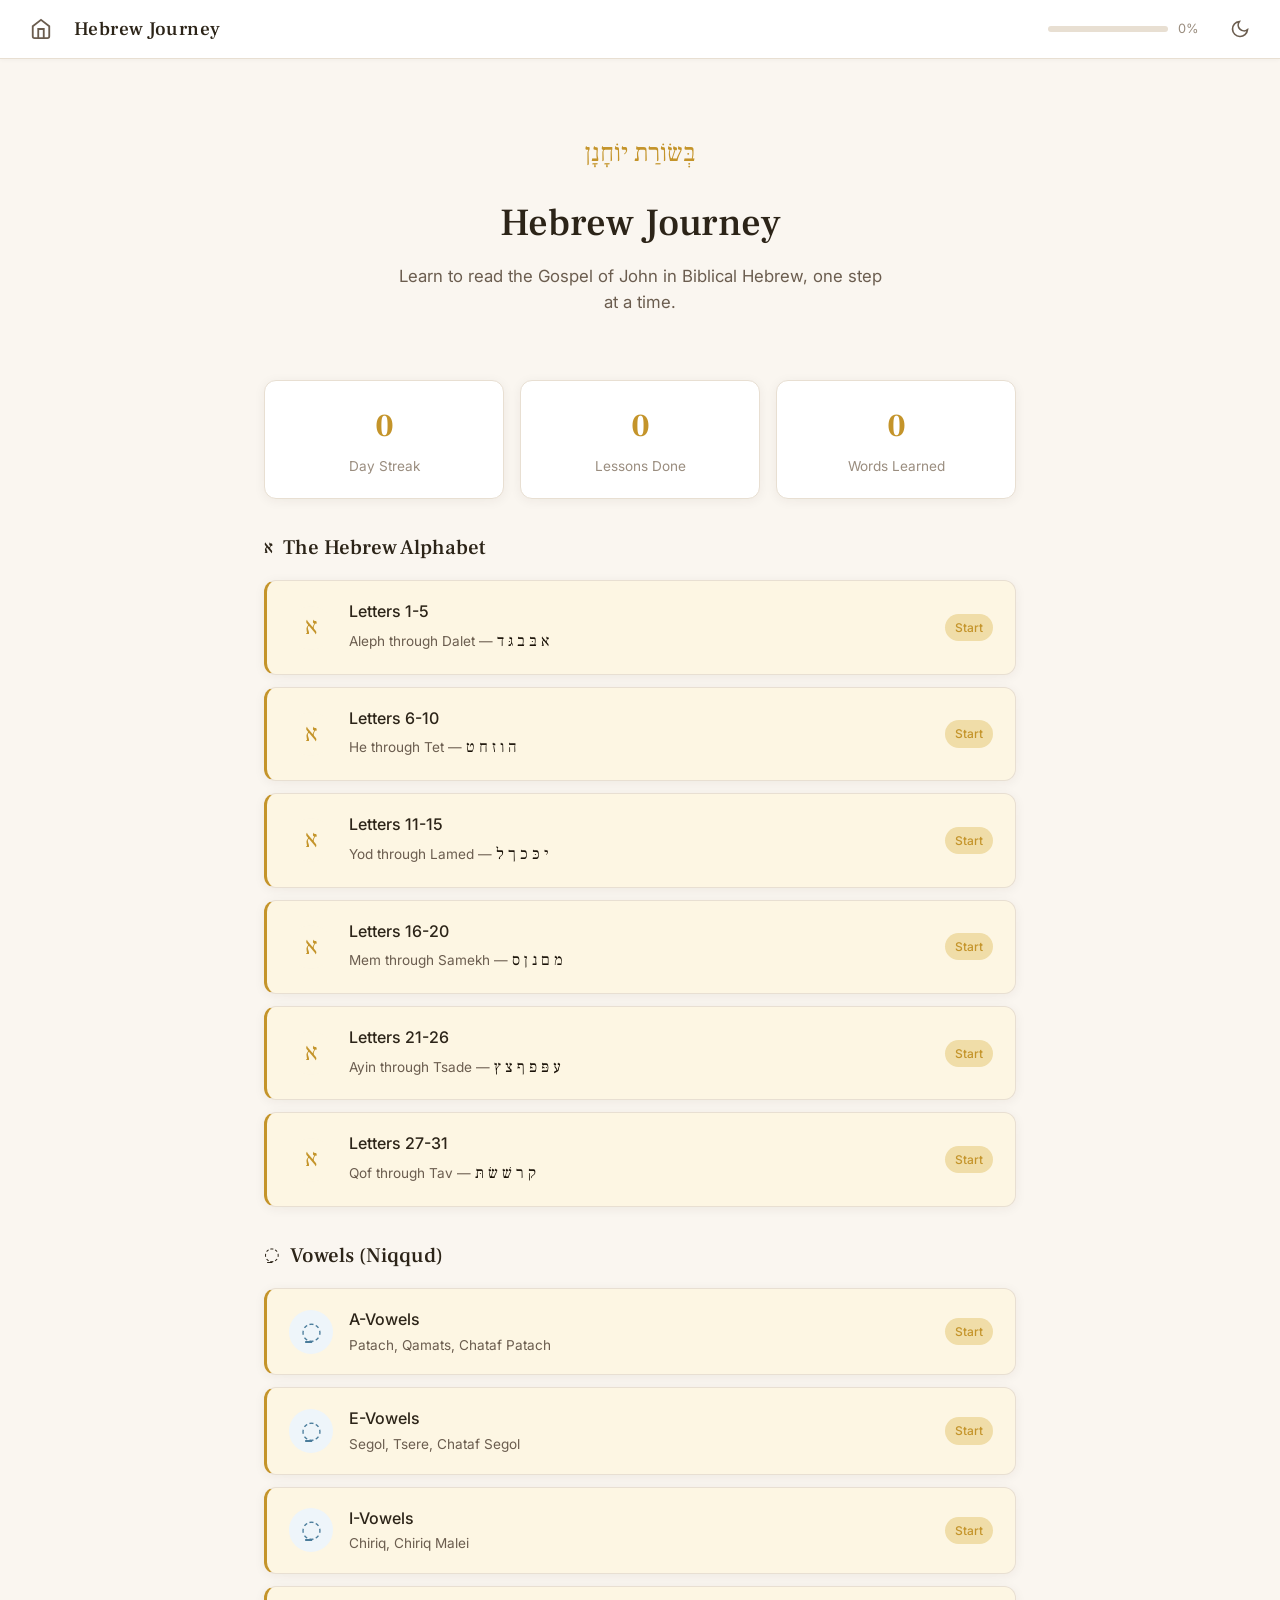
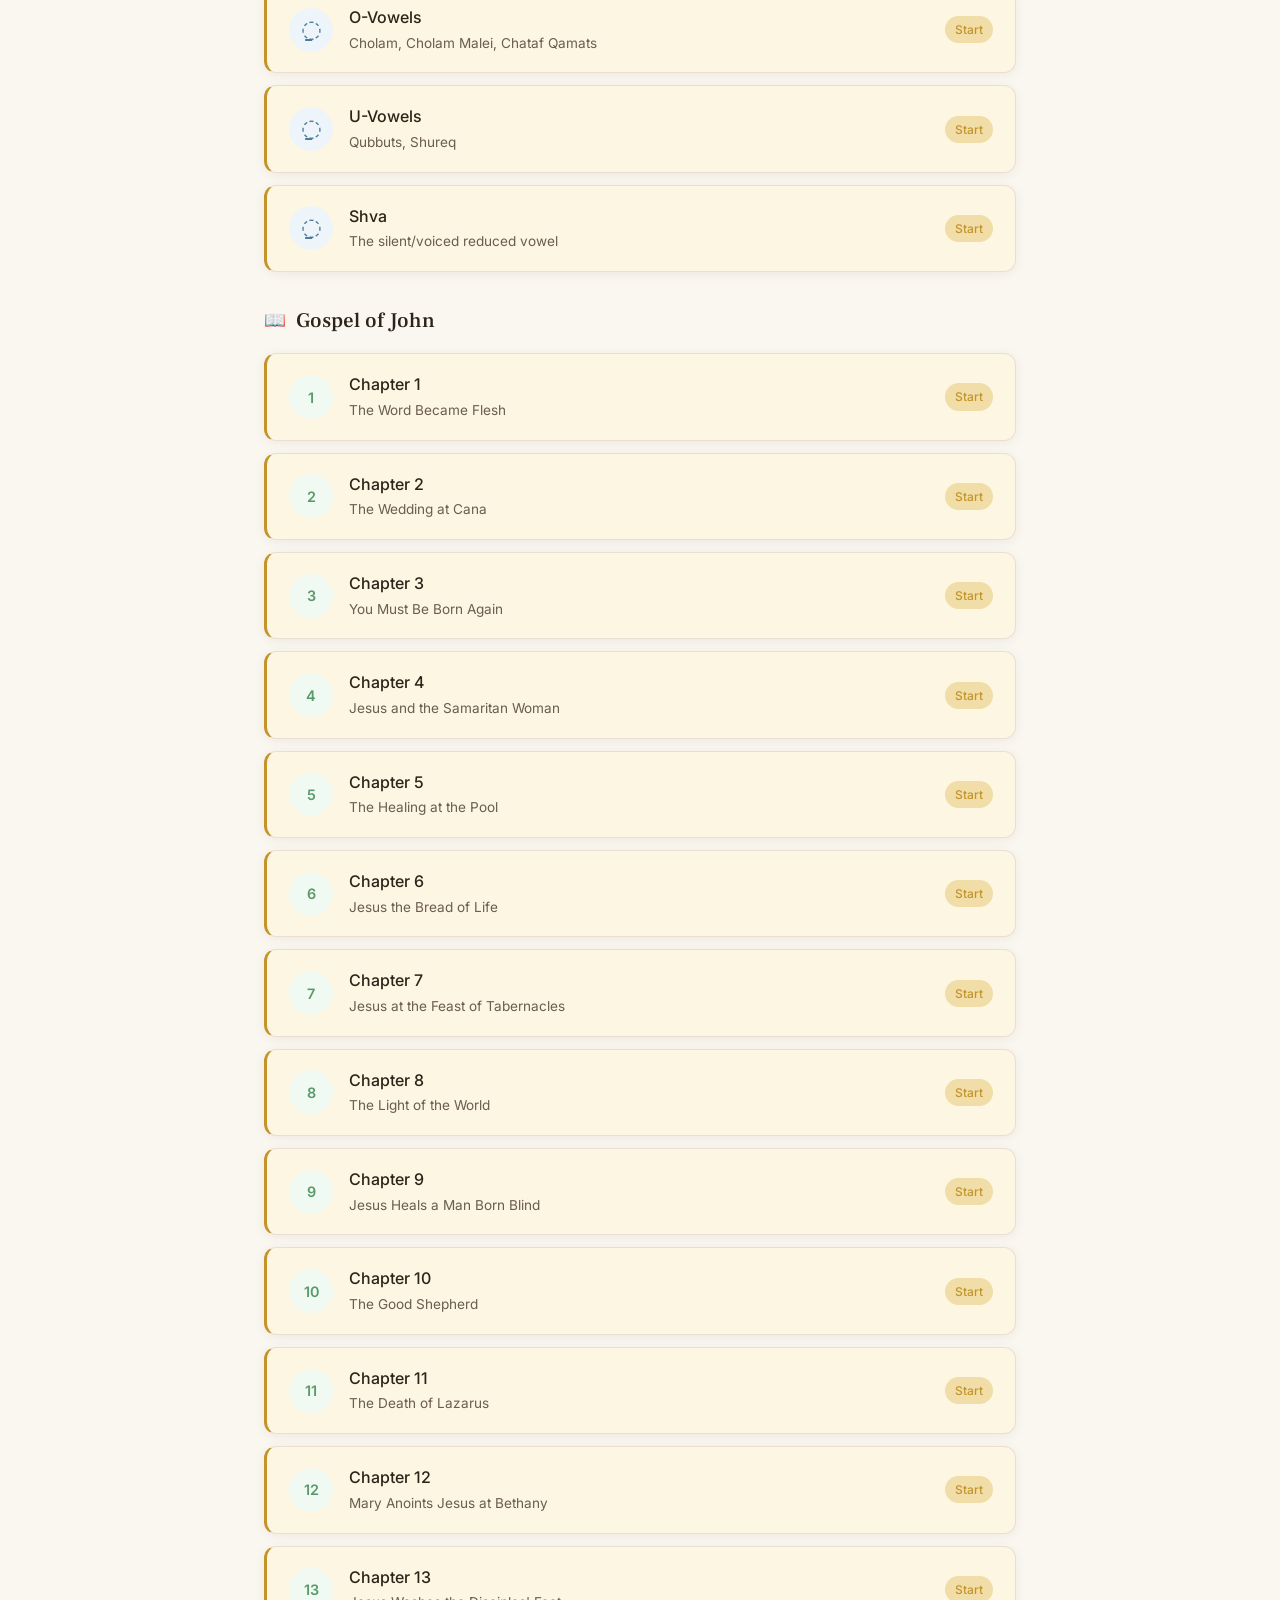
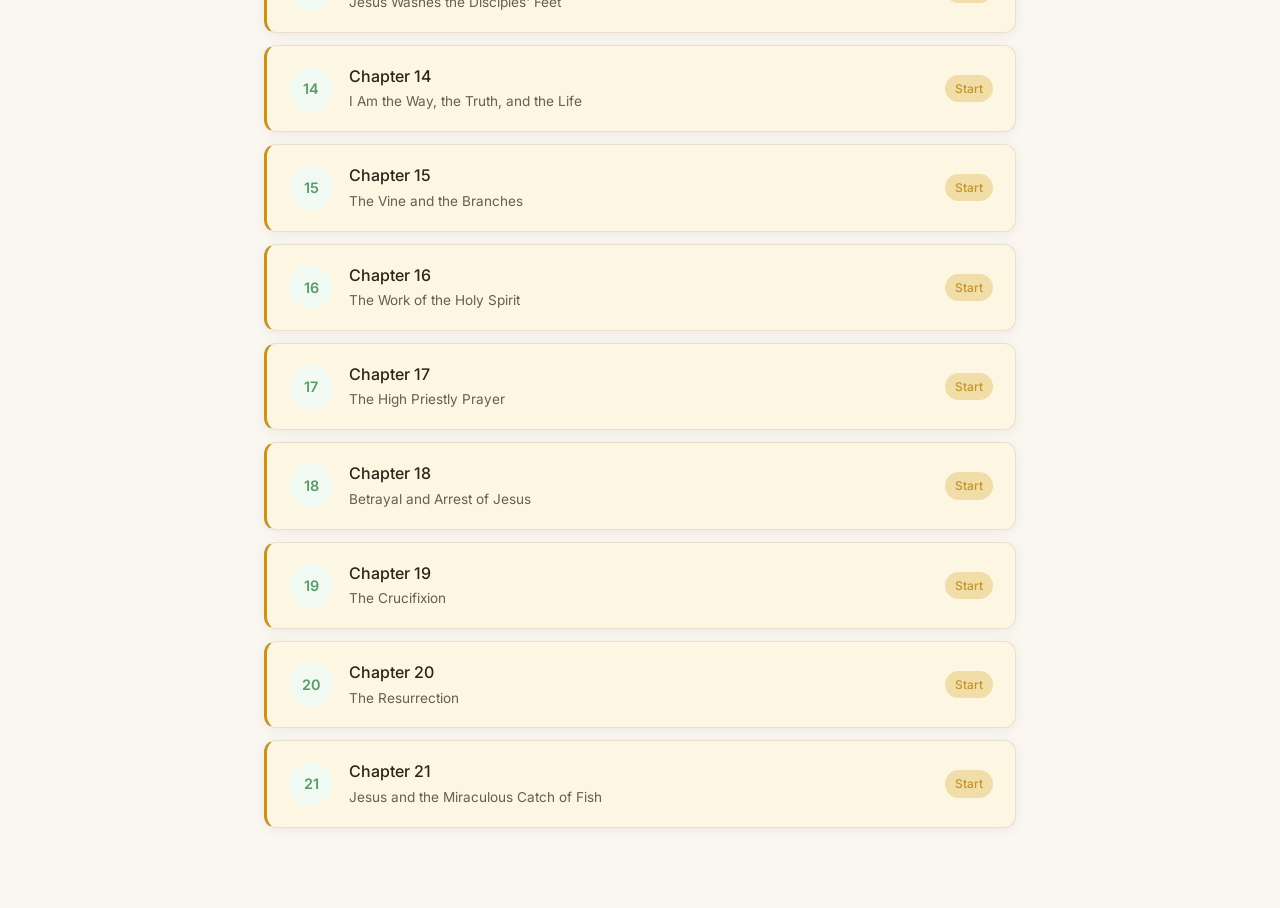
<file: index.html>
<!DOCTYPE html>
<html lang="en" dir="ltr">
<head>
  <meta charset="UTF-8">
  <meta name="viewport" content="width=device-width, initial-scale=1.0">
  <title>Hebrew Journey — Learn to Read the Gospel of John</title>

  <!-- Open Graph / WhatsApp Preview -->
  <meta property="og:title" content="Hebrew Journey — Learn Biblical Hebrew">
  <meta property="og:description" content="An interactive app to learn to read the Gospel of John in Biblical Hebrew. Start from the alphabet and progress to reading full chapters with interlinear translation.">
  <meta property="og:type" content="website">
  <meta property="og:image" content="icons/og-image.png">
  <meta name="description" content="Learn to read the Gospel of John in Biblical Hebrew — from the alphabet to full chapters with interlinear translation, audio, and practice exercises.">

  <!-- PWA / Mobile App -->
  <link rel="manifest" href="manifest.json">
  <meta name="theme-color" content="#2c2416">
  <meta name="apple-mobile-web-app-capable" content="yes">
  <meta name="apple-mobile-web-app-status-bar-style" content="black-translucent">
  <meta name="apple-mobile-web-app-title" content="Hebrew Journey">
  <link rel="apple-touch-icon" href="icons/icon-192.png">

  <link rel="stylesheet" href="https://cdnjs.cloudflare.com/ajax/libs/font-awesome/6.5.1/css/all.min.css" crossorigin="anonymous">
  <link rel="stylesheet" href="css/styles.css">
  <link rel="preconnect" href="https://fonts.googleapis.com">
  <link rel="preconnect" href="https://fonts.gstatic.com" crossorigin>
  <link href="https://fonts.googleapis.com/css2?family=Frank+Ruhl+Libre:wght@300;400;500;700&family=Inter:wght@300;400;500;600&family=Noto+Sans+Hebrew:wght@300;400;500;700&display=swap" rel="stylesheet">
</head>
<body>
  <div id="app">
    <!-- Top Navigation Bar -->
    <nav id="top-nav">
      <button id="nav-home" class="nav-btn" onclick="app.navigate('home')" title="Home">
        <svg width="22" height="22" viewBox="0 0 24 24" fill="none" stroke="currentColor" stroke-width="2"><path d="M3 9l9-7 9 7v11a2 2 0 0 1-2 2H5a2 2 0 0 1-2-2z"/><polyline points="9 22 9 12 15 12 15 22"/></svg>
      </button>
      <div id="nav-title">Hebrew Journey</div>
      <div id="nav-progress">
        <div id="nav-progress-bar"><div id="nav-progress-fill"></div></div>
        <span id="nav-progress-text">0%</span>
      </div>
      <button id="theme-toggle" class="nav-btn" onclick="app.toggleTheme()" title="Toggle dark mode">
        <svg id="theme-icon-sun" width="20" height="20" viewBox="0 0 24 24" fill="none" stroke="currentColor" stroke-width="2" style="display:none"><circle cx="12" cy="12" r="5"/><line x1="12" y1="1" x2="12" y2="3"/><line x1="12" y1="21" x2="12" y2="23"/><line x1="4.22" y1="4.22" x2="5.64" y2="5.64"/><line x1="18.36" y1="18.36" x2="19.78" y2="19.78"/><line x1="1" y1="12" x2="3" y2="12"/><line x1="21" y1="12" x2="23" y2="12"/><line x1="4.22" y1="19.78" x2="5.64" y2="18.36"/><line x1="18.36" y1="5.64" x2="19.78" y2="4.22"/></svg>
        <svg id="theme-icon-moon" width="20" height="20" viewBox="0 0 24 24" fill="none" stroke="currentColor" stroke-width="2"><path d="M21 12.79A9 9 0 1 1 11.21 3 7 7 0 0 0 21 12.79z"/></svg>
      </button>
    </nav>

    <!-- Main Content Area -->
    <main id="content"></main>

  </div>

  <script src="js/data/alphabet.js"></script>
  <script src="js/data/vowels.js"></script>
  <script src="js/data/john.js"></script>
  <script src="js/data/john2.js"></script>
  <script src="js/data/john3.js"></script>
  <script src="js/data/john4.js"></script>
  <script src="js/data/john5.js"></script>
  <script src="js/app.js"></script>
</body>
</html>
</file>
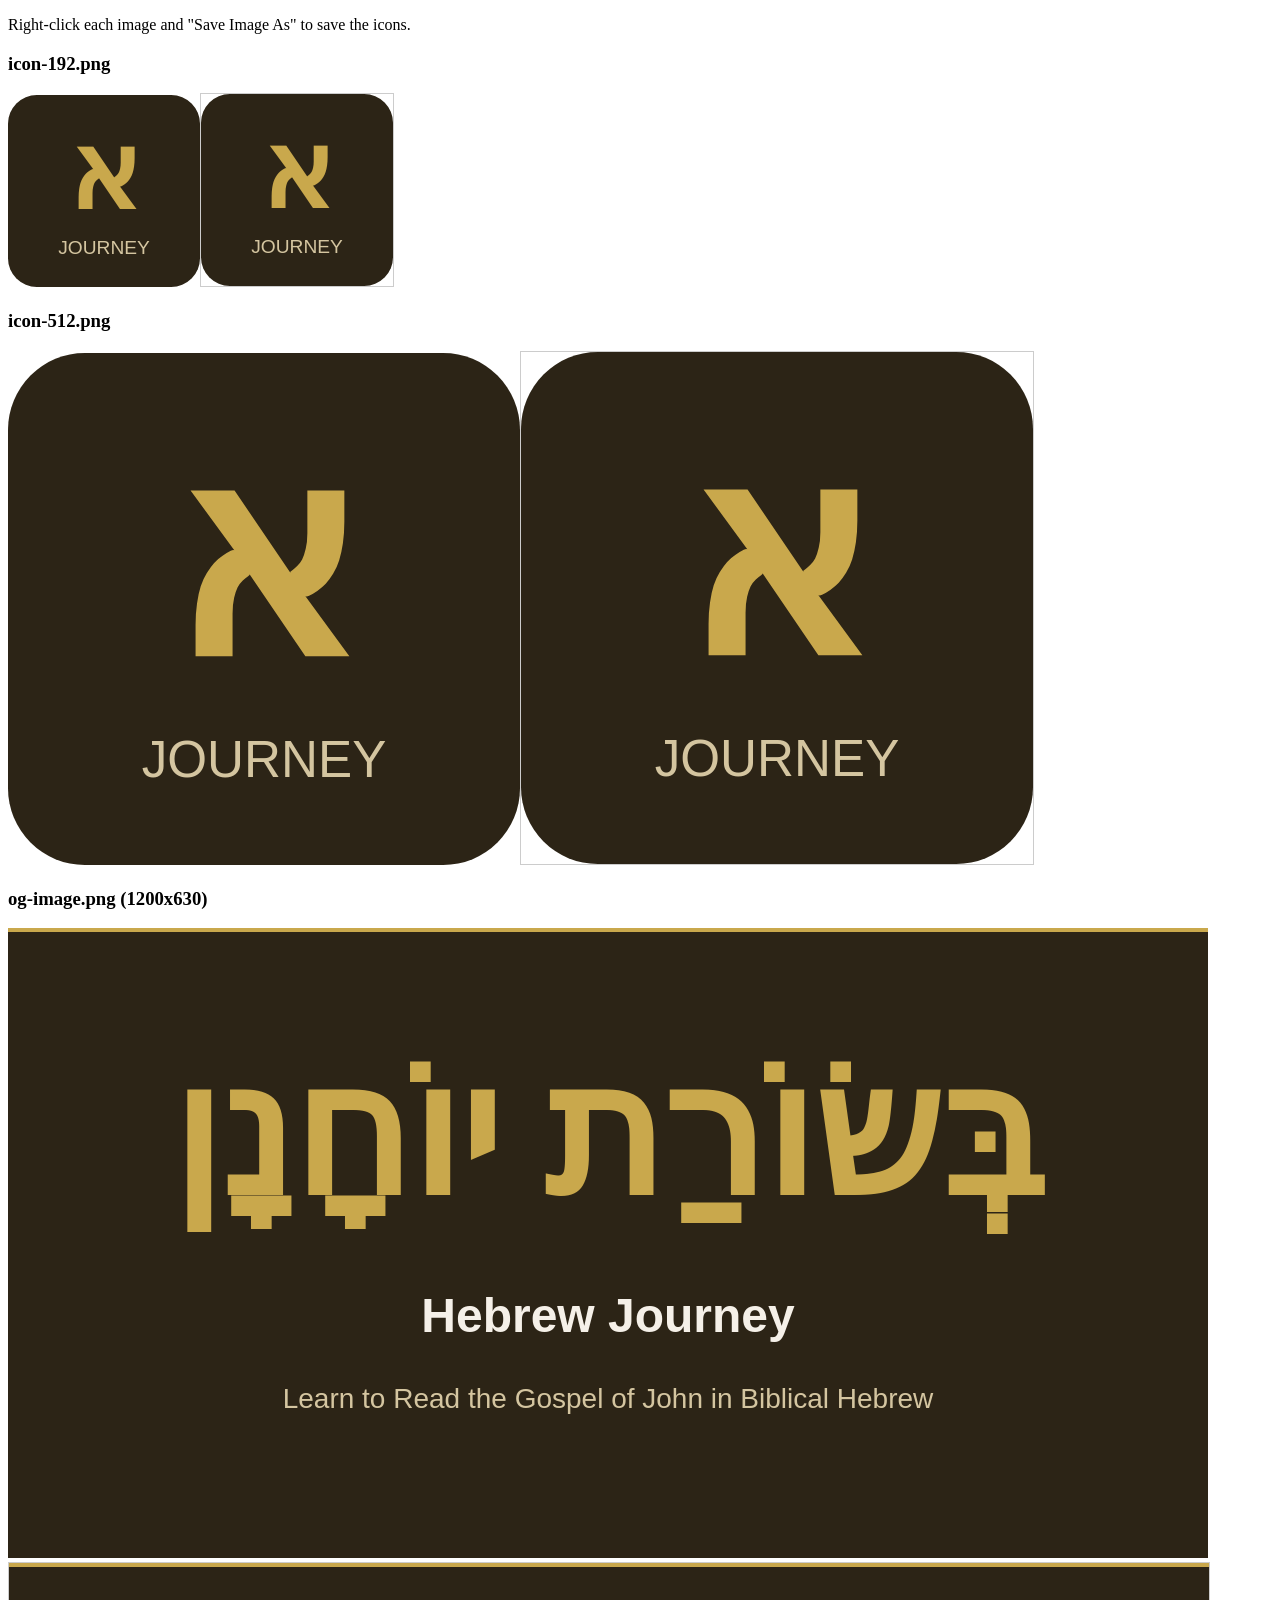
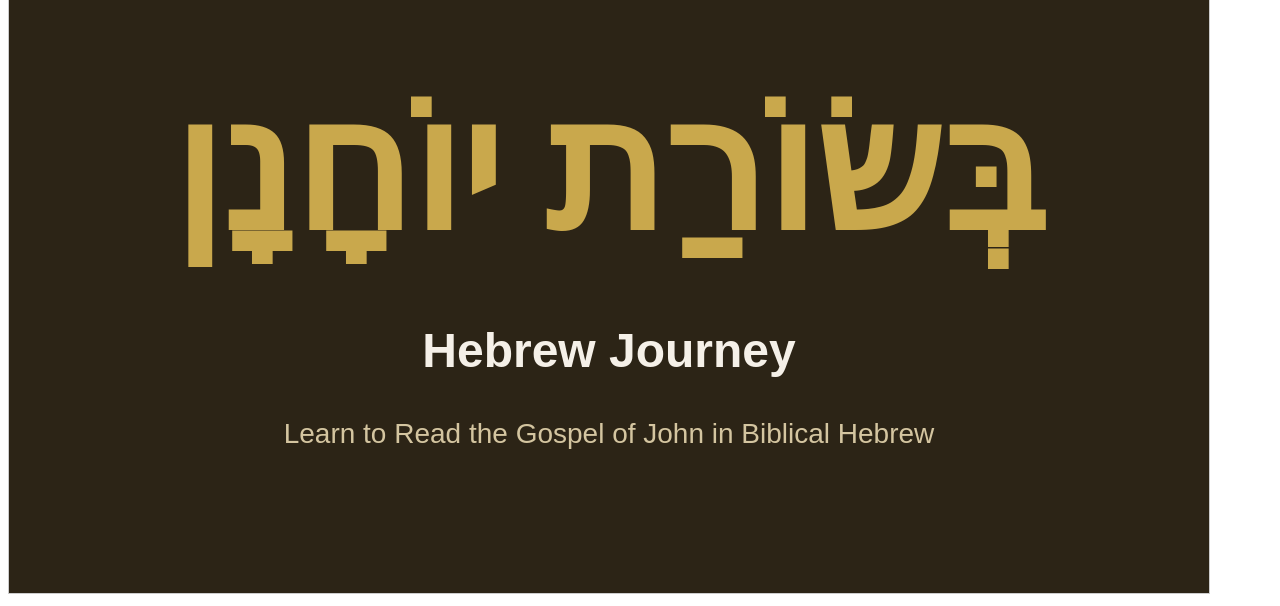
<file: icons/generate-icons.html>
<!DOCTYPE html>
<html>
<head><title>Generate Icons</title></head>
<body>
<p>Right-click each image and "Save Image As" to save the icons.</p>

<h3>icon-192.png</h3>
<canvas id="c192" width="192" height="192"></canvas>

<h3>icon-512.png</h3>
<canvas id="c512" width="512" height="512"></canvas>

<h3>og-image.png (1200x630)</h3>
<canvas id="cog" width="1200" height="630"></canvas>

<script>
function drawIcon(canvas) {
  const ctx = canvas.getContext('2d');
  const s = canvas.width;

  // Background
  ctx.fillStyle = '#2c2416';
  ctx.beginPath();
  ctx.roundRect(0, 0, s, s, s * 0.15);
  ctx.fill();

  // Hebrew letter
  ctx.fillStyle = '#c9a84c';
  ctx.textAlign = 'center';
  ctx.textBaseline = 'middle';
  ctx.font = `bold ${s * 0.55}px "Noto Sans Hebrew", "Frank Ruhl Libre", serif`;
  ctx.fillText('א', s / 2, s * 0.45);

  // Subtitle
  ctx.fillStyle = '#d4c5a0';
  ctx.font = `${s * 0.1}px "Inter", sans-serif`;
  ctx.fillText('JOURNEY', s / 2, s * 0.8);
}

function drawOG(canvas) {
  const ctx = canvas.getContext('2d');
  const w = canvas.width, h = canvas.height;

  // Background
  ctx.fillStyle = '#2c2416';
  ctx.fillRect(0, 0, w, h);

  // Gold accent line
  ctx.fillStyle = '#c9a84c';
  ctx.fillRect(0, 0, w, 4);

  // Hebrew letter
  ctx.fillStyle = '#c9a84c';
  ctx.textAlign = 'center';
  ctx.textBaseline = 'middle';
  ctx.font = 'bold 180px "Noto Sans Hebrew", serif';
  ctx.fillText('בְּשׂוֹרַת יוֹחָנָן', w / 2, h * 0.35);

  // Title
  ctx.fillStyle = '#f5f0e8';
  ctx.font = 'bold 48px "Inter", sans-serif';
  ctx.fillText('Hebrew Journey', w / 2, h * 0.62);

  // Subtitle
  ctx.fillStyle = '#d4c5a0';
  ctx.font = '28px "Inter", sans-serif';
  ctx.fillText('Learn to Read the Gospel of John in Biblical Hebrew', w / 2, h * 0.75);
}

drawIcon(document.getElementById('c192'));
drawIcon(document.getElementById('c512'));
drawOG(document.getElementById('cog'));

// Auto-download as PNG
['c192', 'c512', 'cog'].forEach(id => {
  const canvas = document.getElementById(id);
  const link = document.createElement('a');
  const name = id === 'cog' ? 'og-image' : id.replace('c', 'icon-');
  canvas.toBlob(blob => {
    const img = document.createElement('img');
    img.src = URL.createObjectURL(blob);
    img.style.border = '1px solid #ccc';
    canvas.after(img);
  });
});
</script>
</body>
</html>
</file>
<file: css/styles.css>
/* ============================================
   Hebrew Journey — Calm Devotional Theme
   ============================================ */

:root {
  /* Warm parchment palette */
  --bg-primary: #faf6f0;
  --bg-secondary: #f3ece1;
  --bg-card: #ffffff;
  --bg-card-hover: #fefdfb;
  --bg-accent: #e8dfd2;

  /* Text */
  --text-primary: #2c2418;
  --text-secondary: #6b5d4f;
  --text-muted: #9a8d7f;
  --text-hebrew: #1a1208;

  /* Accent colors — warm gold & soft blue */
  --gold: #c4942a;
  --gold-light: #f0dda8;
  --gold-bg: #fdf6e3;
  --blue: #4a7c9b;
  --blue-light: #d4e6f1;
  --blue-bg: #eef5fa;
  --green: #5a9a6a;
  --green-light: #d4edda;
  --green-bg: #f0f9f2;
  --red: #c0564f;
  --red-light: #f5d4d2;

  /* Sizes */
  --hebrew-size: 2.2rem;
  --hebrew-size-large: 3.5rem;
  --hebrew-size-xl: 5rem;
  --radius: 12px;
  --radius-sm: 8px;
  --shadow: 0 2px 12px rgba(44, 36, 24, 0.06);
  --shadow-lg: 0 4px 24px rgba(44, 36, 24, 0.1);
  --transition: 0.25s ease;
}

/* ============================================
   Dark Mode
   ============================================ */

[data-theme="dark"] {
  --bg-primary: #1a1714;
  --bg-secondary: #242019;
  --bg-card: #2a2520;
  --bg-card-hover: #322c26;
  --bg-accent: #3a332b;

  --text-primary: #e8e0d4;
  --text-secondary: #b0a594;
  --text-muted: #8a7e6f;
  --text-hebrew: #f0e8da;

  --gold: #d4a63a;
  --gold-light: #4a3d20;
  --gold-bg: #2e2818;
  --blue: #6a9cb8;
  --blue-light: #1e3040;
  --blue-bg: #1a2830;
  --green: #6ab07a;
  --green-light: #1e3022;
  --green-bg: #1a2a1e;
  --red: #d06a62;
  --red-light: #3a2020;

  --shadow: 0 2px 12px rgba(0, 0, 0, 0.2);
  --shadow-lg: 0 4px 24px rgba(0, 0, 0, 0.3);
}

* {
  margin: 0;
  padding: 0;
  box-sizing: border-box;
}

body {
  font-family: 'Inter', -apple-system, BlinkMacSystemFont, sans-serif;
  background: var(--bg-primary);
  color: var(--text-primary);
  line-height: 1.6;
  min-height: 100vh;
  -webkit-font-smoothing: antialiased;
}

/* Hebrew text styling */
.hebrew, [lang="he"] {
  font-family: 'Frank Ruhl Libre', 'Noto Sans Hebrew', 'SBL Hebrew', serif;
  direction: rtl;
  font-size: var(--hebrew-size);
  color: var(--text-hebrew);
  line-height: 1.8;
}

.hebrew-large {
  font-size: var(--hebrew-size-large);
}

.hebrew-xl {
  font-size: var(--hebrew-size-xl);
  font-weight: 500;
}

/* ============================================
   Navigation
   ============================================ */

#top-nav {
  display: flex;
  align-items: center;
  gap: 16px;
  padding: 12px 24px;
  background: var(--bg-card);
  border-bottom: 1px solid var(--bg-accent);
  position: sticky;
  top: 0;
  z-index: 100;
  box-shadow: 0 1px 4px rgba(44, 36, 24, 0.04);
}

.nav-btn {
  background: none;
  border: none;
  cursor: pointer;
  color: var(--text-secondary);
  padding: 6px;
  border-radius: var(--radius-sm);
  transition: var(--transition);
  display: flex;
  align-items: center;
}

.nav-btn:hover {
  background: var(--bg-secondary);
  color: var(--gold);
}

#nav-title {
  font-family: 'Frank Ruhl Libre', serif;
  font-size: 1.2rem;
  font-weight: 500;
  color: var(--text-primary);
  letter-spacing: 0.02em;
}

#nav-progress {
  margin-left: auto;
  display: flex;
  align-items: center;
  gap: 10px;
}

#nav-progress-bar {
  width: 120px;
  height: 6px;
  background: var(--bg-accent);
  border-radius: 3px;
  overflow: hidden;
}

#nav-progress-fill {
  height: 100%;
  width: 0%;
  background: linear-gradient(90deg, var(--gold), var(--gold-light));
  border-radius: 3px;
  transition: width 0.5s ease;
}

#nav-progress-text {
  font-size: 0.8rem;
  color: var(--text-muted);
  min-width: 30px;
}

/* ============================================
   Main Content
   ============================================ */

#content {
  max-width: 800px;
  margin: 0 auto;
  padding: 32px 24px 80px;
}

/* ============================================
   Home Screen
   ============================================ */

.home-header {
  text-align: center;
  padding: 40px 0 32px;
}

.home-header h1 {
  font-family: 'Frank Ruhl Libre', serif;
  font-size: 2.4rem;
  font-weight: 500;
  color: var(--text-primary);
  margin-bottom: 8px;
}

.home-header .hebrew-subtitle {
  font-size: 1.6rem;
  color: var(--gold);
  margin-bottom: 16px;
  display: block;
}

.home-header p {
  color: var(--text-secondary);
  font-size: 1.05rem;
  max-width: 500px;
  margin: 0 auto;
}

.home-stats {
  display: grid;
  grid-template-columns: repeat(3, 1fr);
  gap: 16px;
  margin: 32px 0;
}

.stat-card {
  background: var(--bg-card);
  border: 1px solid var(--bg-accent);
  border-radius: var(--radius);
  padding: 20px;
  text-align: center;
  box-shadow: var(--shadow);
}

.stat-card .stat-value {
  font-family: 'Frank Ruhl Libre', serif;
  font-size: 2rem;
  font-weight: 700;
  color: var(--gold);
}

.stat-card .stat-label {
  font-size: 0.85rem;
  color: var(--text-muted);
  margin-top: 4px;
}

/* ============================================
   Section Headers
   ============================================ */

.section-title {
  font-family: 'Frank Ruhl Libre', serif;
  font-size: 1.3rem;
  font-weight: 500;
  color: var(--text-primary);
  margin: 32px 0 16px;
  display: flex;
  align-items: center;
  gap: 10px;
}

.section-title .icon {
  font-size: 1.1rem;
}

/* ============================================
   Lesson Cards
   ============================================ */

.lesson-list {
  display: flex;
  flex-direction: column;
  gap: 12px;
}

.lesson-card {
  background: var(--bg-card);
  border: 1px solid var(--bg-accent);
  border-radius: var(--radius);
  padding: 18px 22px;
  display: flex;
  align-items: center;
  gap: 16px;
  cursor: pointer;
  transition: var(--transition);
  box-shadow: var(--shadow);
  text-decoration: none;
  color: inherit;
}

.lesson-card:hover {
  transform: translateY(-1px);
  box-shadow: var(--shadow-lg);
  border-color: var(--gold-light);
}

.lesson-card.locked {
  opacity: 0.5;
  cursor: not-allowed;
}

.lesson-card.locked:hover {
  transform: none;
  box-shadow: var(--shadow);
  border-color: var(--bg-accent);
}

.lesson-card.completed {
  border-left: 3px solid var(--green);
}

.lesson-card.current {
  border-left: 3px solid var(--gold);
  background: var(--gold-bg);
}

.lesson-icon {
  width: 44px;
  height: 44px;
  border-radius: 50%;
  display: flex;
  align-items: center;
  justify-content: center;
  font-size: 1.2rem;
  flex-shrink: 0;
}

.lesson-icon.aleph {
  background: var(--gold-bg);
  color: var(--gold);
  font-family: 'Frank Ruhl Libre', serif;
  font-size: 1.5rem;
}

.lesson-icon.vowel {
  background: var(--blue-bg);
  color: var(--blue);
  font-family: 'Frank Ruhl Libre', serif;
  font-size: 1.5rem;
}

.lesson-icon.chapter {
  background: var(--green-bg);
  color: var(--green);
  font-weight: 600;
  font-size: 0.9rem;
}

.lesson-icon.locked-icon {
  background: var(--bg-secondary);
  color: var(--text-muted);
}

.lesson-info {
  flex: 1;
}

.lesson-info h3 {
  font-size: 1rem;
  font-weight: 500;
  margin-bottom: 2px;
}

.lesson-info p {
  font-size: 0.85rem;
  color: var(--text-secondary);
}

.lesson-badge {
  font-size: 0.75rem;
  padding: 4px 10px;
  border-radius: 20px;
  font-weight: 500;
  flex-shrink: 0;
}

.badge-complete {
  background: var(--green-light);
  color: var(--green);
}

.badge-current {
  background: var(--gold-light);
  color: var(--gold);
}

.badge-locked {
  background: var(--bg-secondary);
  color: var(--text-muted);
}

/* ============================================
   Lesson View
   ============================================ */

.lesson-header {
  text-align: center;
  padding: 24px 0 32px;
}

.lesson-header h1 {
  font-family: 'Frank Ruhl Libre', serif;
  font-size: 1.8rem;
  font-weight: 500;
  margin-bottom: 8px;
}

.lesson-header p {
  color: var(--text-secondary);
}

.lesson-progress {
  display: flex;
  gap: 4px;
  justify-content: center;
  margin: 24px 0;
}

.lesson-progress .step {
  width: 32px;
  height: 4px;
  border-radius: 2px;
  background: var(--bg-accent);
  transition: var(--transition);
}

.lesson-progress .step.active {
  background: var(--gold);
}

.lesson-progress .step.done {
  background: var(--green);
}

/* ============================================
   Flashcard
   ============================================ */

.flashcard-container {
  perspective: 1000px;
  margin: 24px auto;
  max-width: 400px;
}

.flashcard {
  width: 100%;
  min-height: 280px;
  position: relative;
  cursor: pointer;
  transition: transform 0.6s;
  transform-style: preserve-3d;
}

.flashcard.flipped {
  transform: rotateY(180deg);
}

.flashcard-face {
  position: absolute;
  inset: 0;
  backface-visibility: hidden;
  border-radius: var(--radius);
  display: flex;
  flex-direction: column;
  align-items: center;
  justify-content: center;
  padding: 32px;
  box-shadow: var(--shadow-lg);
  border: 1px solid var(--bg-accent);
}

.flashcard-front {
  background: var(--bg-card);
}

.flashcard-back {
  background: var(--gold-bg);
  transform: rotateY(180deg);
}

.flashcard-front .letter {
  font-family: 'Frank Ruhl Libre', serif;
  font-size: 6rem;
  color: var(--text-hebrew);
  line-height: 1;
  margin-bottom: 16px;
}

.flashcard-front .hint {
  font-size: 0.9rem;
  color: var(--text-muted);
}

.flashcard-back .name {
  font-size: 1.4rem;
  font-weight: 500;
  color: var(--text-primary);
  margin-bottom: 8px;
}

.flashcard-back .pronunciation {
  font-size: 1.1rem;
  color: var(--blue);
  margin-bottom: 8px;
}

.flashcard-back .description {
  font-size: 0.9rem;
  color: var(--text-secondary);
  text-align: center;
  max-width: 280px;
}

.flashcard-nav {
  display: flex;
  justify-content: center;
  gap: 16px;
  margin-top: 24px;
}

/* ============================================
   Buttons
   ============================================ */

.btn {
  display: inline-flex;
  align-items: center;
  justify-content: center;
  gap: 8px;
  padding: 12px 28px;
  border: none;
  border-radius: var(--radius-sm);
  font-size: 1rem;
  font-weight: 500;
  cursor: pointer;
  transition: var(--transition);
  font-family: 'Inter', sans-serif;
}

.btn-primary {
  background: var(--gold);
  color: white;
  box-shadow: 0 2px 8px rgba(196, 148, 42, 0.3);
}

.btn-primary:hover {
  background: #b38625;
  transform: translateY(-1px);
}

.btn-secondary {
  background: var(--bg-secondary);
  color: var(--text-primary);
}

.btn-secondary:hover {
  background: var(--bg-accent);
}

.btn-outline {
  background: transparent;
  color: var(--text-secondary);
  border: 1px solid var(--bg-accent);
}

.btn-outline:hover {
  border-color: var(--gold-light);
  color: var(--gold);
}

.btn-sm {
  padding: 8px 18px;
  font-size: 0.9rem;
}

.btn-lg {
  padding: 16px 36px;
  font-size: 1.1rem;
}

.btn-icon {
  width: 44px;
  height: 44px;
  padding: 0;
  border-radius: 50%;
}

/* ============================================
   Quiz / Exercises
   ============================================ */

.quiz-container {
  max-width: 500px;
  margin: 0 auto;
}

.quiz-question {
  text-align: center;
  margin-bottom: 32px;
}

.quiz-question .prompt {
  font-size: 1rem;
  color: var(--text-secondary);
  margin-bottom: 16px;
}

.quiz-question .hebrew-char {
  font-family: 'Frank Ruhl Libre', serif;
  font-size: 5rem;
  color: var(--text-hebrew);
  line-height: 1.2;
}

.quiz-question .hebrew-word {
  font-family: 'Frank Ruhl Libre', serif;
  font-size: 2.8rem;
  color: var(--text-hebrew);
  line-height: 1.4;
  direction: rtl;
}

.quiz-options {
  display: grid;
  grid-template-columns: 1fr 1fr;
  gap: 12px;
}

.quiz-option {
  background: var(--bg-card);
  border: 2px solid var(--bg-accent);
  border-radius: var(--radius);
  padding: 16px;
  text-align: center;
  cursor: pointer;
  transition: var(--transition);
  font-size: 1rem;
  font-family: 'Inter', sans-serif;
}

.quiz-option:hover {
  border-color: var(--gold-light);
  background: var(--gold-bg);
}

.quiz-option.correct {
  border-color: var(--green);
  background: var(--green-bg);
  animation: pulse-correct 0.4s ease;
}

.quiz-option.incorrect {
  border-color: var(--red);
  background: var(--red-light);
  animation: shake 0.4s ease;
}

.quiz-option.disabled {
  pointer-events: none;
}

.quiz-option .option-hebrew {
  font-family: 'Frank Ruhl Libre', serif;
  font-size: 1.8rem;
  direction: rtl;
}

@keyframes pulse-correct {
  0% { transform: scale(1); }
  50% { transform: scale(1.03); }
  100% { transform: scale(1); }
}

@keyframes shake {
  0%, 100% { transform: translateX(0); }
  25% { transform: translateX(-6px); }
  75% { transform: translateX(6px); }
}

.shake {
  animation: shake 0.4s ease;
}


/* Quiz feedback */
.quiz-feedback {
  text-align: center;
  padding: 20px;
  margin-top: 24px;
  border-radius: var(--radius);
  animation: fadeIn 0.3s ease;
}

.quiz-feedback.correct {
  background: var(--green-bg);
  color: var(--green);
}

.quiz-feedback.incorrect {
  background: var(--red-light);
  color: var(--red);
}

.quiz-feedback .feedback-text {
  font-size: 1.1rem;
  font-weight: 500;
  margin-bottom: 4px;
}

.quiz-feedback .feedback-detail {
  font-size: 0.9rem;
  opacity: 0.8;
}

/* ============================================
   Matching Exercise
   ============================================ */

.matching-container {
  display: grid;
  grid-template-columns: 1fr 1fr;
  gap: 24px;
  max-width: 500px;
  margin: 0 auto;
}

.matching-column {
  display: flex;
  flex-direction: column;
  gap: 10px;
}

.matching-column h3 {
  font-size: 0.85rem;
  color: var(--text-muted);
  text-transform: uppercase;
  letter-spacing: 0.05em;
  margin-bottom: 4px;
  text-align: center;
}

.match-item {
  background: var(--bg-card);
  border: 2px solid var(--bg-accent);
  border-radius: var(--radius-sm);
  padding: 14px;
  text-align: center;
  cursor: pointer;
  transition: var(--transition);
  font-size: 1rem;
}

.match-item.selected {
  border-color: var(--gold);
  background: var(--gold-bg);
  box-shadow: 0 0 0 3px rgba(196, 148, 42, 0.15);
}

.match-item.matched {
  border-color: var(--green);
  background: var(--green-bg);
  opacity: 0.7;
  pointer-events: none;
}

.match-item .hebrew-text {
  font-family: 'Frank Ruhl Libre', serif;
  font-size: 1.6rem;
  direction: rtl;
}

/* ============================================
   Fill in the Blank
   ============================================ */

.fill-blank-container {
  max-width: 500px;
  margin: 0 auto;
  text-align: center;
}

.fill-blank-verse {
  font-family: 'Frank Ruhl Libre', serif;
  font-size: 1.8rem;
  direction: rtl;
  line-height: 2;
  margin: 24px 0;
  color: var(--text-hebrew);
}

.fill-blank-verse .blank {
  display: inline-block;
  min-width: 80px;
  border-bottom: 3px solid var(--gold);
  margin: 0 6px;
  color: var(--gold);
  font-weight: 700;
}

.fill-blank-verse .blank.filled {
  border-bottom-color: var(--green);
  color: var(--green);
}

.fill-blank-choices {
  display: flex;
  flex-wrap: wrap;
  gap: 10px;
  justify-content: center;
  margin-top: 24px;
}

.fill-blank-choice {
  font-family: 'Frank Ruhl Libre', serif;
  font-size: 1.3rem;
  direction: rtl;
  background: var(--bg-card);
  border: 2px solid var(--bg-accent);
  border-radius: var(--radius-sm);
  padding: 10px 20px;
  cursor: pointer;
  transition: var(--transition);
}

.fill-blank-choice:hover {
  border-color: var(--gold-light);
  background: var(--gold-bg);
}

.fill-blank-choice.used {
  opacity: 0.4;
  pointer-events: none;
}

/* ============================================
   Interlinear Verse Reader
   ============================================ */

.verse-reader {
  margin: 24px 0;
}

.verse-block {
  background: var(--bg-card);
  border: 1px solid var(--bg-accent);
  border-radius: var(--radius);
  padding: 24px;
  margin-bottom: 16px;
  box-shadow: var(--shadow);
}

.verse-ref {
  font-size: 0.8rem;
  color: var(--text-muted);
  margin-bottom: 12px;
  font-weight: 500;
}

.verse-hebrew {
  font-family: 'Frank Ruhl Libre', serif;
  font-size: 1.6rem;
  direction: rtl;
  text-align: right;
  line-height: 2.2;
  color: var(--text-hebrew);
  margin-bottom: 16px;
}

.verse-word {
  display: inline-block;
  position: relative;
  cursor: pointer;
  padding: 6px 6px;
  border-radius: 6px;
  transition: background 0.15s ease;
  margin: 2px 0;
}

.verse-word:hover {
  background: var(--gold-bg);
}

.verse-word .word-tooltip {
  visibility: hidden;
  opacity: 0;
  position: absolute;
  bottom: calc(100% + 8px);
  left: 50%;
  transform: translateX(-50%);
  background: #1a1208;
  color: #f5f0e8;
  padding: 10px 16px;
  border-radius: var(--radius-sm);
  font-family: 'Inter', sans-serif;
  font-size: 0.9rem;
  direction: ltr;
  text-align: center;
  white-space: nowrap;
  z-index: 50;
  box-shadow: 0 4px 20px rgba(0, 0, 0, 0.25);
  transition: opacity 0.15s ease, visibility 0.15s ease;
  pointer-events: none;
}

.verse-word .word-tooltip::after {
  content: '';
  position: absolute;
  top: 100%;
  left: 50%;
  transform: translateX(-50%);
  border: 7px solid transparent;
  border-top-color: #1a1208;
}

.verse-word:hover .word-tooltip {
  visibility: visible;
  opacity: 1;
}

/* Dark mode tooltip — ensure contrast */
[data-theme="dark"] .verse-word .word-tooltip {
  background: #f0e8da;
  color: #1a1208;
  box-shadow: 0 4px 20px rgba(0, 0, 0, 0.5);
}

[data-theme="dark"] .verse-word .word-tooltip::after {
  border-top-color: #f0e8da;
}

/* Transliteration-only tooltip (no meaning available) */
.word-tooltip-translit {
  opacity: 0.85;
}

.verse-english {
  font-size: 0.95rem;
  color: var(--text-secondary);
  line-height: 1.7;
  border-top: 1px solid var(--bg-accent);
  padding-top: 12px;
  font-style: italic;
}

/* ============================================
   Typing Practice
   ============================================ */

.typing-container {
  max-width: 500px;
  margin: 0 auto;
  text-align: center;
}

.typing-prompt {
  margin-bottom: 24px;
}

.typing-input {
  font-family: 'Frank Ruhl Libre', serif;
  font-size: 2rem;
  direction: rtl;
  text-align: center;
  width: 100%;
  padding: 16px;
  border: 2px solid var(--bg-accent);
  border-radius: var(--radius);
  background: var(--bg-card);
  color: var(--text-hebrew);
  outline: none;
  transition: var(--transition);
}

.typing-input:focus {
  border-color: var(--gold);
  box-shadow: 0 0 0 3px rgba(196, 148, 42, 0.15);
}

.typing-input.correct {
  border-color: var(--green);
}

.typing-input.incorrect {
  border-color: var(--red);
}

/* ============================================
   Lesson Complete
   ============================================ */

.lesson-complete {
  text-align: center;
  padding: 48px 24px;
  animation: fadeIn 0.5s ease;
}

.lesson-complete .trophy {
  font-size: 3rem;
  margin-bottom: 16px;
}

.lesson-complete h2 {
  font-family: 'Frank Ruhl Libre', serif;
  font-size: 1.8rem;
  color: var(--text-primary);
  margin-bottom: 8px;
}

.lesson-complete p {
  color: var(--text-secondary);
  font-size: 1.05rem;
  margin-bottom: 8px;
}

.lesson-complete .score {
  font-size: 2.5rem;
  font-weight: 700;
  color: var(--gold);
  margin: 16px 0;
}

.lesson-complete .actions {
  display: flex;
  gap: 12px;
  justify-content: center;
  margin-top: 32px;
}

/* ============================================
   Animations
   ============================================ */

@keyframes fadeIn {
  from { opacity: 0; transform: translateY(8px); }
  to { opacity: 1; transform: translateY(0); }
}

.fade-in {
  animation: fadeIn 0.4s ease;
}

/* ============================================
   Responsive
   ============================================ */

/* Tablet breakpoint */
@media (max-width: 768px) {
  :root {
    --hebrew-size: 1.9rem;
    --hebrew-size-large: 3rem;
    --hebrew-size-xl: 4rem;
  }

  #content {
    padding: 24px 20px 70px;
  }

  .home-header h1 {
    font-size: 2rem;
  }

  .home-header .hebrew-subtitle {
    font-size: 1.3rem;
  }

  #nav-progress-bar {
    width: 80px;
  }

  .vocab-item {
    padding: 12px 14px;
    gap: 12px;
  }

  .vocab-item .vocab-hebrew {
    min-width: 80px;
    font-size: 1.3rem;
  }

  .vocab-item .vocab-transliteration {
    min-width: 70px;
    font-size: 0.85rem;
  }
}

/* Mobile breakpoint */
@media (max-width: 600px) {
  :root {
    --hebrew-size: 1.6rem;
    --hebrew-size-large: 2.5rem;
    --hebrew-size-xl: 3.5rem;
  }

  #content {
    padding: 16px 12px 60px;
  }

  .home-header {
    padding: 24px 0 20px;
  }

  .home-header h1 {
    font-size: 1.6rem;
  }

  .home-header .hebrew-subtitle {
    font-size: 1.1rem;
  }

  .home-header p {
    font-size: 0.95rem;
  }

  .home-stats {
    grid-template-columns: repeat(3, 1fr);
    gap: 8px;
  }

  .stat-card {
    padding: 12px 8px;
  }

  .stat-card .stat-value {
    font-size: 1.4rem;
  }

  .stat-card .stat-label {
    font-size: 0.7rem;
  }

  /* Navigation */
  #top-nav {
    padding: 10px 12px;
    gap: 8px;
  }

  #nav-title {
    font-size: 1rem;
    white-space: nowrap;
    overflow: hidden;
    text-overflow: ellipsis;
    max-width: 140px;
  }

  #nav-progress-bar {
    width: 60px;
  }

  #nav-progress-text {
    font-size: 0.7rem;
  }

  /* Section titles */
  .section-title {
    font-size: 1.1rem;
    margin: 20px 0 12px;
  }

  /* Lesson cards */
  .lesson-card {
    padding: 14px 14px;
    gap: 12px;
  }

  .lesson-icon {
    width: 38px;
    height: 38px;
    font-size: 1rem;
  }

  .lesson-icon.aleph, .lesson-icon.vowel {
    font-size: 1.3rem;
  }

  .lesson-info h3 {
    font-size: 0.95rem;
  }

  .lesson-info p {
    font-size: 0.8rem;
  }

  /* Flashcard */
  .flashcard {
    min-height: 220px;
  }

  .flashcard-face {
    padding: 24px 20px;
  }

  .flashcard-front .letter {
    font-size: 4rem;
  }

  .flashcard-back .name {
    font-size: 1.2rem;
  }

  /* Quiz */
  .quiz-question .hebrew-char {
    font-size: 3.5rem;
  }

  .quiz-question .hebrew-word {
    font-size: 2.2rem;
  }

  .quiz-options {
    grid-template-columns: 1fr;
    gap: 8px;
  }

  .quiz-option {
    padding: 12px;
  }

  .quiz-option .option-hebrew {
    font-size: 1.4rem;
  }

  /* Matching game — keep 2-column on mobile with compact cards */
  .matching-container {
    grid-template-columns: 1fr 1fr;
    gap: 10px;
    max-width: 100%;
  }

  .matching-column h3 {
    font-size: 0.75rem;
    margin-bottom: 2px;
  }

  .match-item {
    padding: 10px 6px;
    font-size: 0.85rem;
  }

  .match-item .hebrew-text {
    font-size: 1.2rem;
  }

  /* Fill in the blank */
  .fill-blank-verse {
    font-size: 1.4rem;
    line-height: 1.8;
  }

  .fill-blank-choice {
    font-size: 1.1rem;
    padding: 8px 14px;
  }

  /* Verse reader */
  .verse-block {
    padding: 16px 14px;
    margin-bottom: 12px;
  }

  .verse-hebrew {
    font-size: 1.3rem;
    line-height: 2;
  }

  .verse-word {
    padding: 4px 3px;
  }

  .verse-english {
    font-size: 0.88rem;
  }

  /* Tooltips — prevent off-screen */
  .verse-word .word-tooltip {
    white-space: normal;
    max-width: 200px;
    min-width: 120px;
    font-size: 0.82rem;
    padding: 8px 12px;
  }

  /* Vocab table */
  .vocab-item {
    padding: 10px 12px;
    gap: 10px;
    flex-wrap: wrap;
  }

  .vocab-item .vocab-hebrew {
    min-width: 60px;
    font-size: 1.2rem;
  }

  .vocab-item .vocab-transliteration {
    min-width: auto;
    font-size: 0.8rem;
  }

  .vocab-item .vocab-meaning {
    font-size: 0.85rem;
    flex-basis: 100%;
  }

  /* Tabs */
  .tabs {
    margin: 12px 0;
  }

  .tab {
    padding: 8px 10px;
    font-size: 0.82rem;
  }

  /* Buttons */
  .btn {
    padding: 10px 20px;
    font-size: 0.9rem;
  }

  .btn-lg {
    padding: 12px 28px;
    font-size: 1rem;
  }

  /* Letter grid */
  .letter-grid {
    grid-template-columns: repeat(auto-fill, minmax(58px, 1fr));
    gap: 6px;
  }

  .letter-cell {
    padding: 10px 6px;
  }

  .letter-cell .char {
    font-size: 1.4rem;
  }

  .letter-cell .name {
    font-size: 0.6rem;
  }

  /* Lesson complete */
  .lesson-complete {
    padding: 32px 16px;
  }

  .lesson-complete h2 {
    font-size: 1.5rem;
  }

  .lesson-complete .score {
    font-size: 2rem;
  }

  .lesson-complete .actions {
    flex-direction: column;
    gap: 8px;
  }

  /* Typing */
  .typing-input {
    font-size: 1.5rem;
    padding: 12px;
  }

  /* Audio button */
  .audio-btn {
    padding: 4px 10px;
    font-size: 0.8rem;
  }

  /* Continue bar */
  .continue-bar {
    padding: 12px 16px;
  }
}

/* Small phone breakpoint */
@media (max-width: 380px) {
  :root {
    --hebrew-size: 1.4rem;
    --hebrew-size-large: 2.2rem;
    --hebrew-size-xl: 3rem;
  }

  #content {
    padding: 12px 8px 60px;
  }

  #nav-title {
    max-width: 100px;
    font-size: 0.9rem;
  }

  .home-header h1 {
    font-size: 1.4rem;
  }

  .home-stats {
    grid-template-columns: repeat(3, 1fr);
    gap: 6px;
  }

  .stat-card .stat-value {
    font-size: 1.2rem;
  }

  .matching-container {
    gap: 6px;
  }

  .match-item {
    padding: 8px 4px;
    font-size: 0.8rem;
  }

  .match-item .hebrew-text {
    font-size: 1rem;
  }

  .verse-hebrew {
    font-size: 1.15rem;
  }

  .flashcard-front .letter {
    font-size: 3rem;
  }
}

/* Touch device — show tooltips on tap */
@media (hover: none) {
  .verse-word:active .word-tooltip {
    visibility: visible;
    opacity: 1;
  }
}

/* ============================================
   Scrollbar
   ============================================ */

::-webkit-scrollbar {
  width: 8px;
}

::-webkit-scrollbar-track {
  background: var(--bg-primary);
}

::-webkit-scrollbar-thumb {
  background: var(--bg-accent);
  border-radius: 4px;
}

::-webkit-scrollbar-thumb:hover {
  background: var(--text-muted);
}

/* ============================================
   Continue Button Bar
   ============================================ */

.continue-bar {
  position: fixed;
  bottom: 0;
  left: 0;
  right: 0;
  background: var(--bg-card);
  border-top: 1px solid var(--bg-accent);
  padding: 16px 24px;
  display: flex;
  justify-content: center;
  z-index: 99;
  box-shadow: 0 -2px 12px rgba(44, 36, 24, 0.06);
}

/* ============================================
   Letter Grid (for alphabet overview)
   ============================================ */

.letter-grid {
  display: grid;
  grid-template-columns: repeat(auto-fill, minmax(70px, 1fr));
  gap: 10px;
  margin: 20px 0;
}

.letter-cell {
  background: var(--bg-card);
  border: 1px solid var(--bg-accent);
  border-radius: var(--radius-sm);
  padding: 14px 8px;
  text-align: center;
  cursor: pointer;
  transition: var(--transition);
}

.letter-cell:hover {
  border-color: var(--gold-light);
  background: var(--gold-bg);
}

.letter-cell .char {
  font-family: 'Frank Ruhl Libre', serif;
  font-size: 1.8rem;
  color: var(--text-hebrew);
  display: block;
}

.letter-cell .name {
  font-size: 0.7rem;
  color: var(--text-muted);
  margin-top: 4px;
}

/* ============================================
   Audio Button
   ============================================ */

/* Speaker Button — circular with hover effect */
.speak-btn {
  display: inline-flex;
  align-items: center;
  justify-content: center;
  width: 40px;
  height: 40px;
  border-radius: 50%;
  border: 1px solid var(--blue-light);
  background: var(--blue-bg);
  color: var(--blue);
  font-size: 1rem;
  cursor: pointer;
  transition: var(--transition);
}

.speak-btn:hover {
  background: var(--blue-light);
  color: var(--gold);
  transform: scale(1.1);
}

.speak-btn:active {
  transform: scale(0.95);
}

.speak-btn-sm {
  width: 28px;
  height: 28px;
  font-size: 0.7rem;
}

.speak-btn-inline {
  display: inline-flex;
  vertical-align: middle;
  margin-left: 6px;
}

/* ============================================
   Windows Audio Tip
   ============================================ */

.audio-tip-inline {
  display: flex;
  align-items: center;
  gap: 8px;
  background: #e8f0fe;
  border: 1px solid #c5d7f7;
  border-radius: 8px;
  padding: 6px 12px;
  font-size: 0.62rem;
  color: var(--text-secondary);
  margin: 8px auto 0;
  max-width: 440px;
  line-height: 1.4;
}

[data-theme="dark"] .audio-tip-inline {
  background: #1e293b;
  border-color: #334155;
}

.audio-tip-icon { color: #0078d4; font-size: 1rem; flex-shrink: 0; }
.audio-tip-link { color: var(--gold); font-weight: 600; text-decoration: underline; }
.audio-tip-dismiss {
  background: none;
  border: none;
  color: var(--text-secondary);
  font-size: 1rem;
  cursor: pointer;
  padding: 0;
  margin-left: auto;
  line-height: 1;
  opacity: 0.5;
  flex-shrink: 0;
}
.audio-tip-dismiss:hover { opacity: 1; }

/* ============================================
   Vocab Table
   ============================================ */

.vocab-list {
  display: flex;
  flex-direction: column;
  gap: 8px;
  margin: 20px 0;
}

.vocab-item {
  background: var(--bg-card);
  border: 1px solid var(--bg-accent);
  border-radius: var(--radius-sm);
  padding: 14px 18px;
  display: flex;
  align-items: center;
  gap: 16px;
  transition: var(--transition);
  cursor: pointer;
}

.vocab-item:hover {
  background: var(--gold-bg);
  border-color: var(--gold-light);
}

.vocab-item .vocab-hebrew {
  font-family: 'Frank Ruhl Libre', serif;
  font-size: 1.5rem;
  direction: rtl;
  min-width: 100px;
  text-align: center;
  color: var(--text-hebrew);
}

.vocab-item .vocab-transliteration {
  color: var(--blue);
  font-size: 0.9rem;
  min-width: 90px;
}

.vocab-item .vocab-meaning {
  color: var(--text-secondary);
  font-size: 0.95rem;
  flex: 1;
}

/* ============================================
   Tabs
   ============================================ */

.tabs {
  display: flex;
  gap: 4px;
  background: var(--bg-secondary);
  border-radius: var(--radius-sm);
  padding: 4px;
  margin: 20px 0;
}

.tab {
  flex: 1;
  padding: 10px 16px;
  text-align: center;
  border: none;
  background: transparent;
  border-radius: 6px;
  font-size: 0.9rem;
  font-weight: 500;
  color: var(--text-secondary);
  cursor: pointer;
  transition: var(--transition);
  font-family: 'Inter', sans-serif;
}

.tab.active {
  background: var(--bg-card);
  color: var(--text-primary);
  box-shadow: 0 1px 3px rgba(0,0,0,0.08);
}

.tab:hover:not(.active) {
  color: var(--text-primary);
}
</file>
